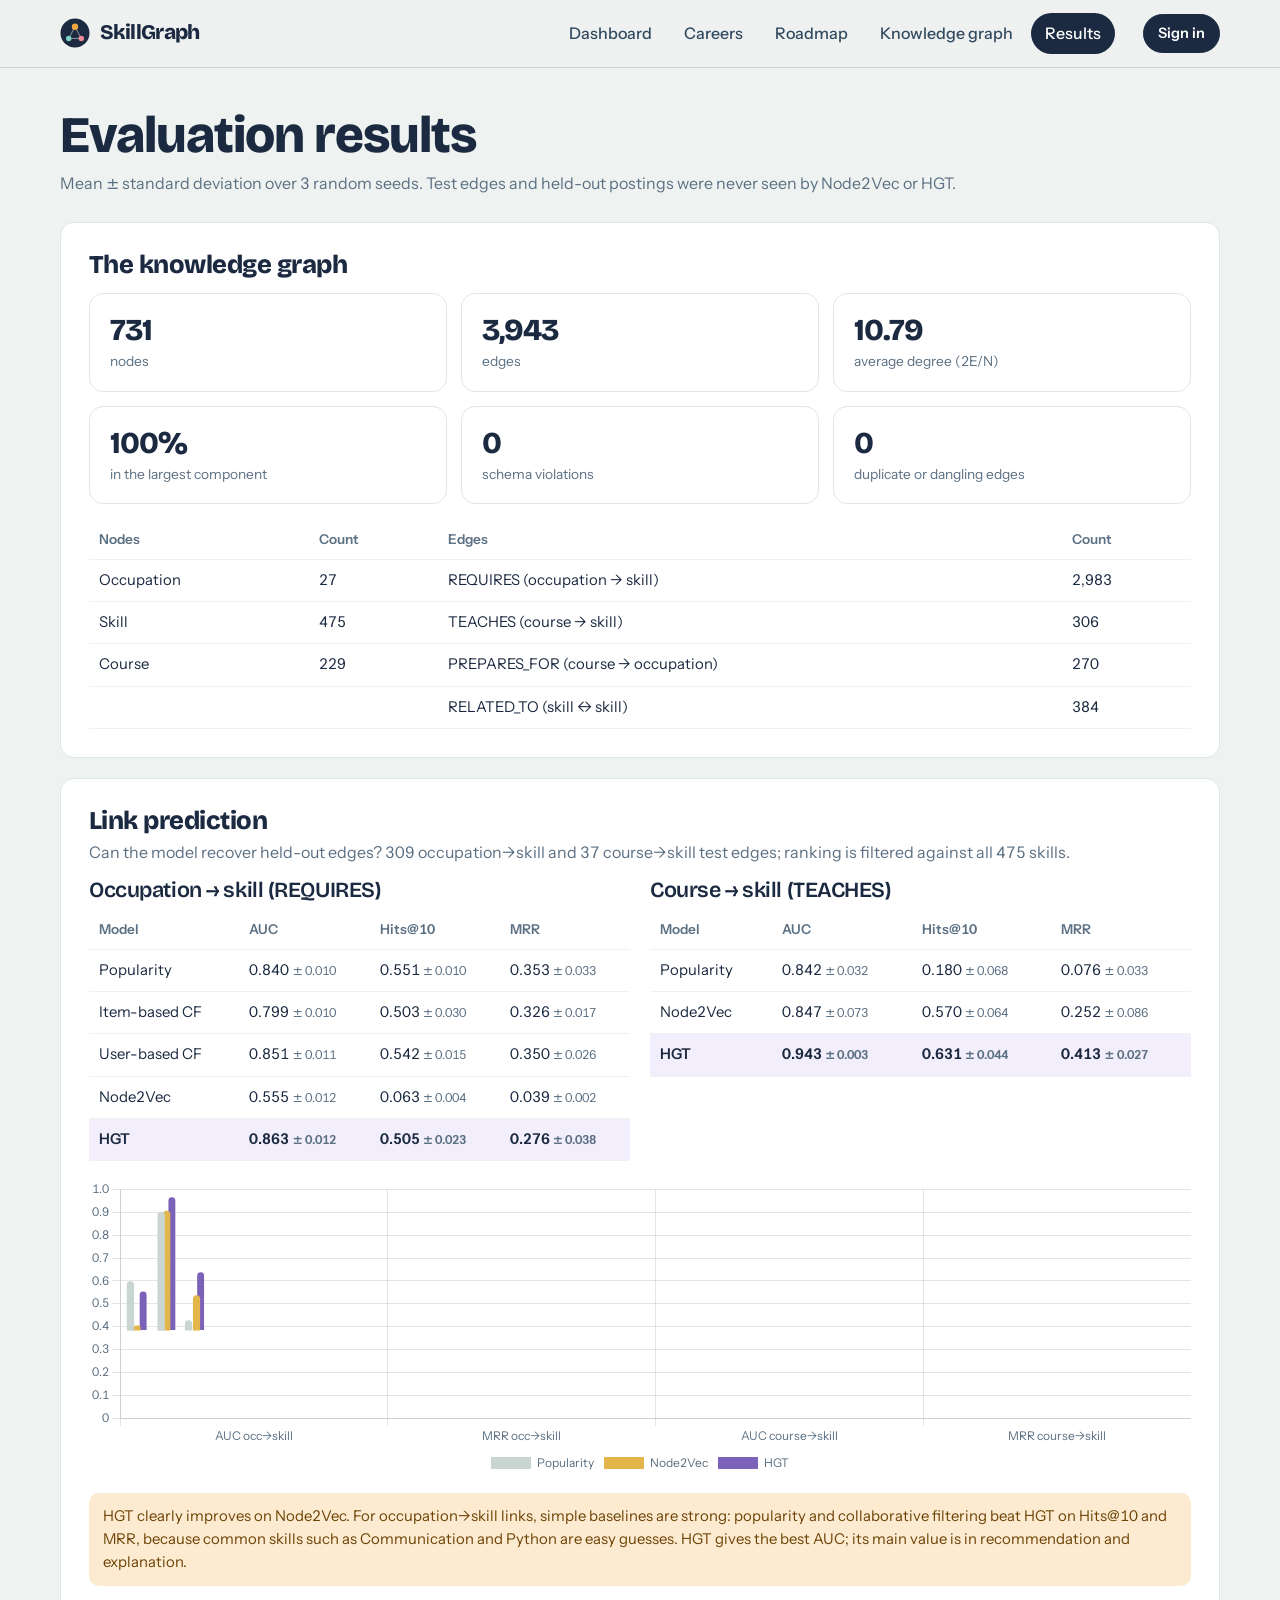
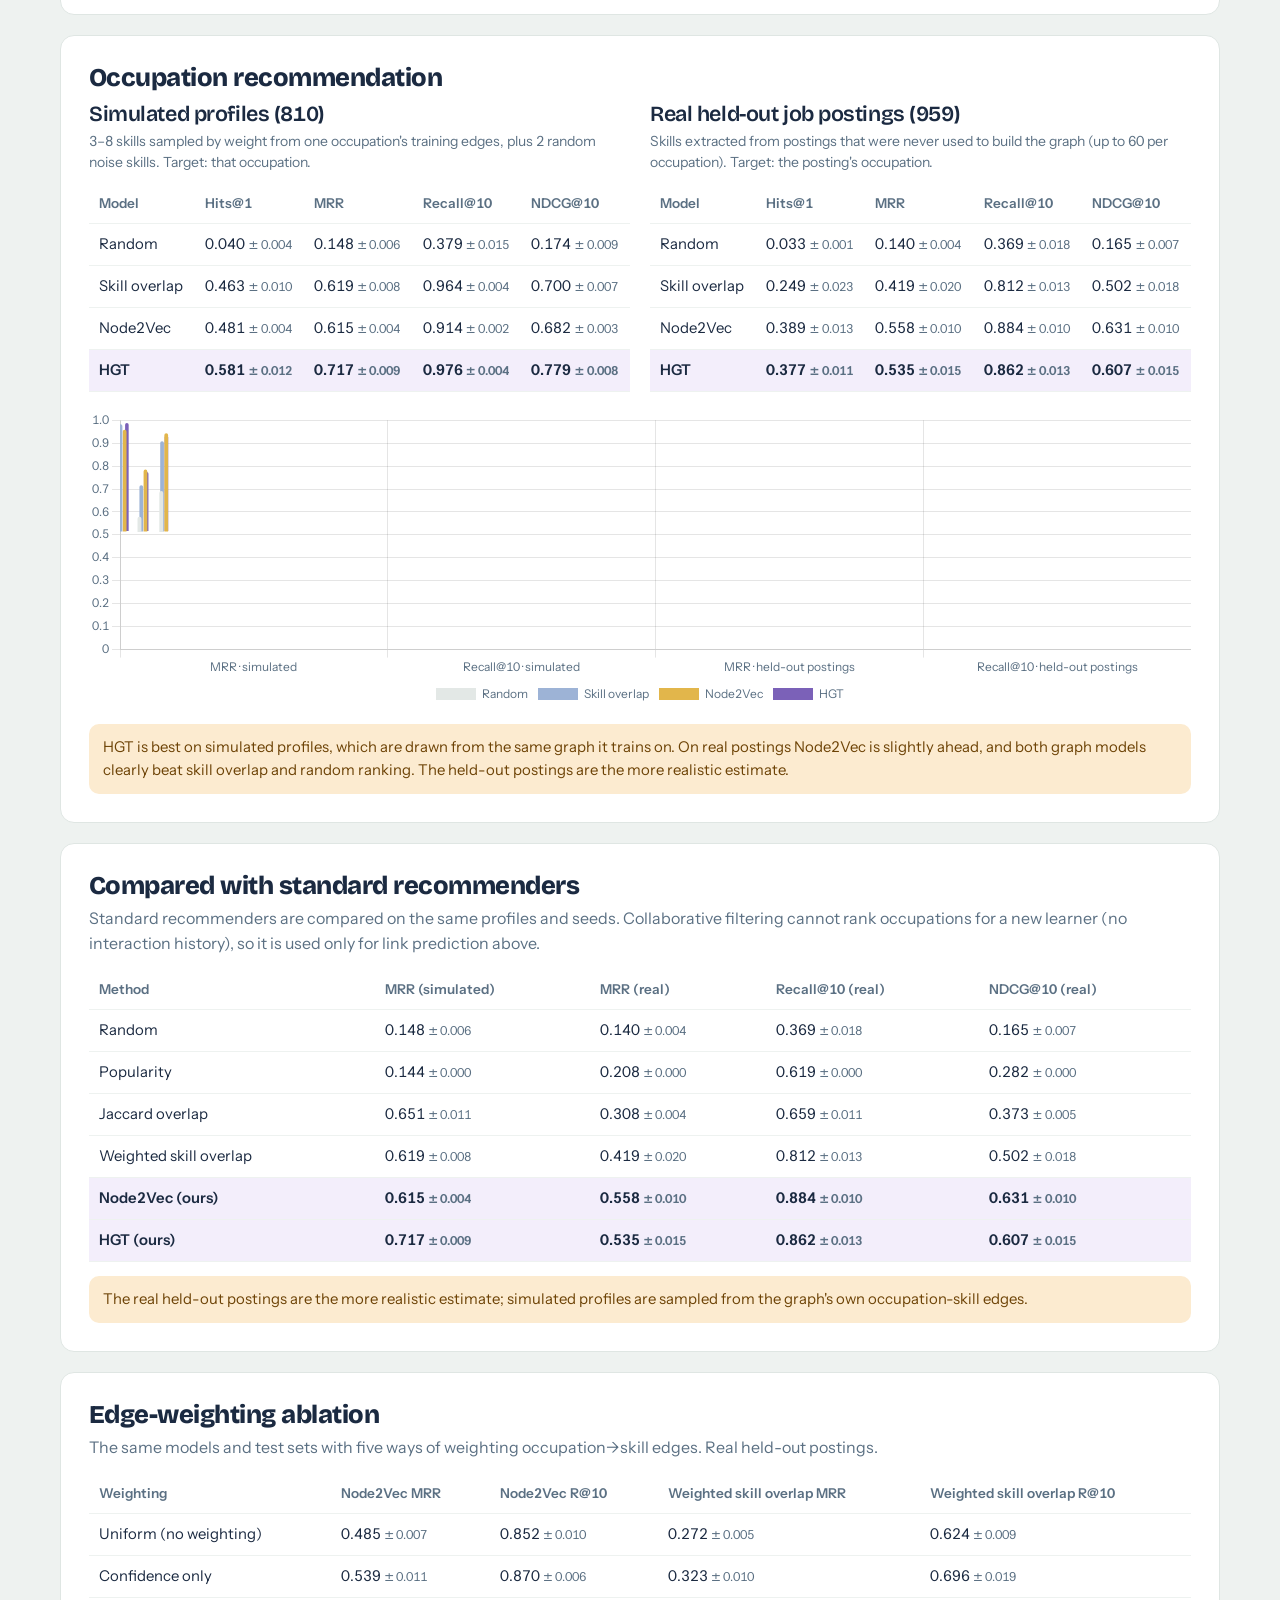
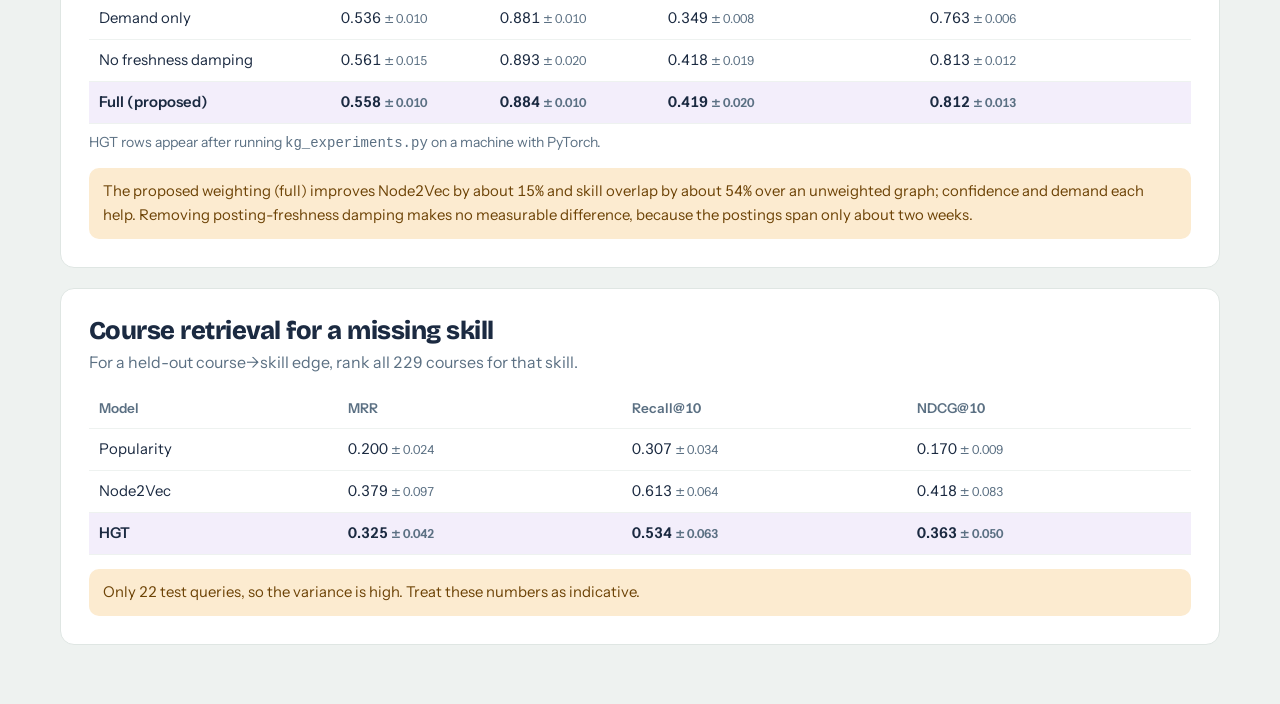
<file: results.html>
<!DOCTYPE html><html lang="en"><head><meta charset="UTF-8"><meta name="viewport" content="width=device-width, initial-scale=1, viewport-fit=cover"><title>Evaluation results — SkillGraph</title><link rel="icon" type="image/png" href="assets/favicon.png"><link rel="stylesheet" href="css/style.css"><script src="js/vendor/chart.umd.min.js" defer></script></head>
<body data-page="results"><div id="nav"></div><main id="main"><div class="wrap">
<div class="page-head"><div><h1 style="font-size:clamp(2rem,4vw,3.2rem)">Evaluation results</h1><p class="muted">Mean ± standard deviation over 3 random seeds. Test edges and held-out postings were never seen by Node2Vec or HGT.</p></div></div>
<section class="panel" style="margin-bottom:20px"><h2 style="font-size:1.6rem;margin-bottom:14px">The knowledge graph</h2><div class="kpis" id="kgStats" style="grid-template-columns:repeat(3,1fr);margin-bottom:16px"></div><div class="scroll-x" id="kgTypes"></div></section>
<section class="panel" style="margin-bottom:20px"><h2 style="font-size:1.6rem">Link prediction</h2><p class="muted" style="margin:6px 0 14px">Can the model recover held-out edges? <span id="nTest"></span>; ranking is filtered against all 475 skills.</p>
  <div class="grid-2"><div><h3 style="margin-bottom:8px">Occupation → skill (REQUIRES)</h3><div class="scroll-x" id="lpReq"></div></div><div><h3 style="margin-bottom:8px">Course → skill (TEACHES)</h3><div class="scroll-x" id="lpTea"></div></div></div>
  <div class="chart-box" style="margin-top:18px"><canvas id="ch-lp" aria-label="Link prediction chart"></canvas></div>
  <p class="note">HGT clearly improves on Node2Vec. For occupation→skill links, simple baselines are strong: popularity and collaborative filtering beat HGT on Hits@10 and MRR, because common skills such as Communication and Python are easy guesses. HGT gives the best AUC; its main value is in recommendation and explanation.</p></section>
<section class="panel" style="margin-bottom:20px"><h2 style="font-size:1.6rem">Occupation recommendation</h2>
  <div class="grid-2" style="margin-top:12px"><div><h3>Simulated profiles (<span id="nSim"></span>)</h3><p class="small muted" style="margin:4px 0 10px">3–8 skills sampled by weight from one occupation's training edges, plus 2 random noise skills. Target: that occupation.</p><div class="scroll-x" id="recSim"></div></div>
  <div><h3>Real held-out job postings (<span id="nHeld"></span>)</h3><p class="small muted" style="margin:4px 0 10px">Skills extracted from postings that were never used to build the graph (up to 60 per occupation). Target: the posting's occupation.</p><div class="scroll-x" id="recHeld"></div></div></div>
  <div class="chart-box" style="margin-top:18px"><canvas id="ch-rec" aria-label="Recommendation chart"></canvas></div>
  <p class="note">HGT is best on simulated profiles, which are drawn from the same graph it trains on. On real postings Node2Vec is slightly ahead, and both graph models clearly beat skill overlap and random ranking. The held-out postings are the more realistic estimate.</p></section>
<section class="panel" style="margin-bottom:20px" id="stdSec" hidden><h2 style="font-size:1.6rem">Compared with standard recommenders</h2>
  <p class="muted" style="margin:6px 0 14px">Standard recommenders are compared on the same profiles and seeds. Collaborative filtering cannot rank occupations for a new learner (no interaction history), so it is used only for link prediction above.</p>
  <div class="scroll-x" id="stdRec"></div>
  <p class="note">The real held-out postings are the more realistic estimate; simulated profiles are sampled from the graph's own occupation-skill edges.</p></section>
<section class="panel" style="margin-bottom:20px" id="ablSec" hidden><h2 style="font-size:1.6rem">Edge-weighting ablation</h2>
  <p class="muted" style="margin:6px 0 14px">The same models and test sets with five ways of weighting occupation→skill edges. Real held-out postings.</p>
  <div class="scroll-x" id="ablTbl"></div>
  <p class="note">The proposed weighting (full) improves Node2Vec by about 15% and skill overlap by about 54% over an unweighted graph; confidence and demand each help. Removing posting-freshness damping makes no measurable difference, because the postings span only about two weeks.</p></section>
<section class="panel" style="margin-bottom:60px"><h2 style="font-size:1.6rem">Course retrieval for a missing skill</h2><p class="muted" style="margin:6px 0 14px">For a held-out course→skill edge, rank all 229 courses for that skill.</p><div class="scroll-x" id="course"></div>
  <p class="note">Only 22 test queries, so the variance is high. Treat these numbers as indicative.</p></section>
</div></main><script src="js/app.js" defer></script></body></html>
</file>
<file: css/style.css>
/* =========================================================================
   Waypoint — Career Recommendation System
   Visual language: survey maps & wayfinding. Slate ink, cool mist paper,
   marigold route lines. Teal = skills you have, rose = skills to learn.
   ========================================================================= */
@import url("https://fonts.googleapis.com/css2?family=Bricolage+Grotesque:opsz,wght@12..96,400;12..96,600;12..96,800&family=Instrument+Sans:wght@400;500;600&display=swap");

:root {
  --ink: #1b2a41;
  --ink-2: #324a5f;
  --ink-3: #5b7083;
  --mist: #eef2f0;
  --paper: #f8faf9;
  --white: #ffffff;
  --contour: #c9d5d0;
  --route: #f2a541;
  --route-deep: #c77d12;
  --have: #1f7a74;
  --have-soft: #d6ebe8;
  --gap: #d1495b;
  --gap-soft: #f7dde0;
  --sky: #6c8ead;
  --sky-soft: #dfe7ef;

  --display: "Bricolage Grotesque", "Segoe UI", system-ui, sans-serif;
  --body: "Instrument Sans", "Segoe UI", system-ui, sans-serif;

  --r-photo: 22px;
  --r-panel: 14px;
  --r-ctl: 10px;
  --wrap: 1240px;
  --nav-h: 68px;
}

*, *::before, *::after { box-sizing: border-box; }
html { scroll-behavior: smooth; -webkit-text-size-adjust: 100%; }
body {
  margin: 0; font-family: var(--body); font-size: 16px; line-height: 1.55;
  color: var(--ink); background: var(--mist);
  font-variant-numeric: tabular-nums;
}
img { max-width: 100%; display: block; }
a { color: inherit; }
button, input, select, textarea { font: inherit; color: inherit; }
:focus-visible { outline: 3px solid var(--route); outline-offset: 2px; border-radius: 4px; }
::selection { background: var(--route); color: var(--ink); }

h1, h2, h3, h4 { font-family: var(--display); margin: 0; line-height: 1.08; letter-spacing: -0.02em; }
h1 { font-size: clamp(2.6rem, 6vw, 5.2rem); font-weight: 800; }
h2 { font-size: clamp(1.9rem, 3.4vw, 2.9rem); font-weight: 800; }
h3 { font-size: 1.35rem; font-weight: 600; }
h4 { font-size: 1.05rem; font-weight: 600; letter-spacing: -0.01em; }
p { margin: 0; }
.lede { font-size: 1.15rem; color: var(--ink-2); max-width: 58ch; }
.muted { color: var(--ink-3); }
.small { font-size: .875rem; }
.wrap { max-width: var(--wrap); margin: 0 auto; padding: 0 clamp(18px, 4vw, 40px); }
.sr-only { position: absolute; width: 1px; height: 1px; overflow: hidden; clip: rect(0 0 0 0); white-space: nowrap; }

/* ---------- Navigation ---------- */
.nav {
  position: sticky; top: 0; z-index: 50; height: var(--nav-h);
  background: rgba(238, 242, 240, .86); backdrop-filter: blur(12px) saturate(1.3);
  border-bottom: 1px solid var(--contour);
}
.nav .wrap { height: 100%; display: flex; align-items: center; gap: 28px; }
.brand { display: flex; align-items: center; gap: 10px; text-decoration: none; font-family: var(--display); font-weight: 800; font-size: 1.3rem; letter-spacing: -0.03em; }
.brand svg { width: 30px; height: 30px; }
.nav-links { display: flex; gap: 4px; margin-left: auto; }
.nav-links a {
  text-decoration: none; padding: 8px 14px; border-radius: 999px; font-weight: 500; color: var(--ink-2);
  transition: background .15s;
}
.nav-links a:hover { background: var(--white); }
.nav-links a[aria-current="page"] { background: var(--ink); color: var(--white); }
.nav-user { display: flex; align-items: center; gap: 10px; }
.avatar {
  width: 36px; height: 36px; border-radius: 50%; display: grid; place-items: center;
  background: var(--route); color: var(--ink); font-weight: 700; font-family: var(--display);
}
.nav-toggle { display: none; background: none; border: 0; padding: 8px; margin-left: auto; cursor: pointer; }
.nav-toggle span { display: block; width: 22px; height: 2px; background: var(--ink); margin: 5px 0; }

/* ---------- Buttons & controls ---------- */
.btn {
  display: inline-flex; align-items: center; justify-content: center; gap: 8px;
  padding: 12px 22px; border-radius: 999px; border: 1.5px solid var(--ink);
  background: var(--ink); color: var(--white); font-weight: 600; text-decoration: none; cursor: pointer;
  transition: transform .12s, background .15s, color .15s;
}
.btn:hover { background: var(--ink-2); border-color: var(--ink-2); }
.btn:active { transform: translateY(1px); }
.btn-route { background: var(--route); border-color: var(--route); color: var(--ink); }
.btn-route:hover { background: #f5b862; border-color: #f5b862; }
.btn-ghost { background: transparent; color: var(--ink); }
.btn-ghost:hover { background: var(--white); color: var(--ink); }
.btn-sm { padding: 7px 14px; font-size: .9rem; }
.btn[disabled] { opacity: .5; cursor: not-allowed; }

.field { display: grid; gap: 6px; }
.field label, .label { font-weight: 600; font-size: .9rem; color: var(--ink-2); }
.input, select.input, textarea.input {
  width: 100%; padding: 12px 14px; border-radius: var(--r-ctl);
  border: 1.5px solid var(--contour); background: var(--white); transition: border-color .15s;
}
.input:focus { border-color: var(--ink); outline: none; }
.hint { font-size: .82rem; color: var(--ink-3); }

.chip {
  display: inline-flex; align-items: center; gap: 6px; padding: 5px 12px; border-radius: 999px;
  font-size: .86rem; font-weight: 500; background: var(--white); border: 1px solid var(--contour); white-space: nowrap;
}
.chip button { background: none; border: 0; padding: 0 0 0 2px; cursor: pointer; font-size: 1rem; line-height: 1; color: var(--ink-3); }
.chip.have { background: var(--have-soft); border-color: transparent; color: #0f4a46; }
.chip.gap { background: var(--gap-soft); border-color: transparent; color: #8a2433; }
.chip.route { background: #fcebd0; border-color: transparent; color: #6d4306; }
.chip.sky { background: var(--sky-soft); border-color: transparent; color: #2c4a66; }
.chips { display: flex; flex-wrap: wrap; gap: 8px; }

.panel { background: var(--white); border-radius: var(--r-panel); padding: clamp(18px, 2.4vw, 28px); border: 1px solid #dfe6e3; }
.panel-head { display: flex; align-items: baseline; justify-content: space-between; gap: 12px; margin-bottom: 18px; flex-wrap: wrap; }

/* Topographic contour texture (pure CSS/SVG, no remote asset) */
.contours {
  background-image: url("data:image/svg+xml,%3Csvg xmlns='http://www.w3.org/2000/svg' width='600' height='600' viewBox='0 0 600 600'%3E%3Cg fill='none' stroke='%23c9d5d0' stroke-width='1.1'%3E%3Cpath d='M-20 120 C 90 60 180 170 300 110 S 520 40 640 120'/%3E%3Cpath d='M-20 170 C 100 110 190 220 310 160 S 520 90 640 170'/%3E%3Cpath d='M-20 220 C 110 170 200 270 320 210 S 530 140 640 220'/%3E%3Cpath d='M-20 330 C 90 300 150 400 290 360 S 500 260 640 330'/%3E%3Cpath d='M-20 380 C 100 350 170 450 300 410 S 510 310 640 380'/%3E%3Cpath d='M-20 470 C 120 430 220 540 330 490 S 520 420 640 480'/%3E%3Cpath d='M-20 530 C 130 490 230 600 340 550 S 530 480 640 540'/%3E%3Cellipse cx='470' cy='250' rx='50' ry='26'/%3E%3Cellipse cx='470' cy='250' rx='90' ry='52'/%3E%3Cellipse cx='120' cy='440' rx='40' ry='22'/%3E%3C/g%3E%3C/svg%3E");
  background-size: 600px 600px;
}

/* Image with graceful fallback when a remote photo cannot load */
.photo { position: relative; overflow: hidden; background: linear-gradient(135deg, var(--ink-2), var(--sky)); }
.photo img { width: 100%; height: 100%; object-fit: cover; }
.photo.fallback img { display: none; }
.photo.fallback::after {
  content: attr(data-initial); position: absolute; inset: 0; display: grid; place-items: center;
  font: 800 3rem var(--display); color: rgba(255,255,255,.85);
}

/* ---------- Landing ---------- */
.hero { position: relative; min-height: calc(100vh - var(--nav-h)); min-height: calc(100svh - var(--nav-h)); display: grid; align-items: end; color: var(--white); overflow: hidden; }
.hero-bg { position: absolute; inset: 0; }
.hero-bg img { width: 100%; height: 100%; object-fit: cover; }
.hero-bg::after { content: ""; position: absolute; inset: 0; background: linear-gradient(100deg, rgba(27,42,65,.94) 0%, rgba(27,42,65,.72) 45%, rgba(27,42,65,.15) 100%); }
.hero-route { position: absolute; inset: 0; width: 100%; height: 100%; pointer-events: none; }
.hero-route .path { fill: none; stroke: var(--route); stroke-width: 3; stroke-dasharray: 10 9; stroke-linecap: round; }
.hero-route .draw { stroke-dasharray: 2600; stroke-dashoffset: 2600; animation: draw 2.6s .3s cubic-bezier(.6,.1,.2,1) forwards; }
.hero-route .pin { opacity: 0; animation: pop .45s forwards; }
.hero-route text { font: 600 15px var(--body); fill: var(--white); }
@keyframes draw { to { stroke-dashoffset: 0; } }
@keyframes pop { from { opacity: 0; transform: translateY(6px); } to { opacity: 1; transform: none; } }
.hero-content { position: relative; width: 100%; padding-bottom: clamp(48px, 9vh, 110px); }
.hero h1 { max-width: 11ch; font-size: clamp(2.6rem, 5.4vw, 4.8rem); }
.hero .lede { color: #d7e0e8; margin-top: 22px; }
.hero-actions { display: flex; gap: 12px; flex-wrap: wrap; margin-top: 34px; }
.hero .btn-ghost { color: var(--white); border-color: rgba(255,255,255,.6); }
.hero .btn-ghost:hover { background: rgba(255,255,255,.12); color: var(--white); }

.section { padding: clamp(64px, 10vw, 120px) 0; }
.section-head { display: grid; gap: 14px; margin-bottom: 44px; max-width: 760px; }

.stat-band { background: var(--ink); color: var(--white); padding: 44px 0; }
.stat-band .wrap { display: grid; grid-template-columns: repeat(4, 1fr); gap: 24px; }
.stat-band strong { display: block; font: 800 clamp(2rem, 4vw, 3rem) var(--display); color: var(--route); letter-spacing: -0.03em; }
.stat-band span { color: #b8c6d3; font-size: .95rem; }

.journey { display: grid; grid-template-columns: repeat(5, 1fr); gap: 0; position: relative; }
.journey::before { content: ""; position: absolute; top: 23px; left: 5%; right: 5%; border-top: 3px dashed var(--route); }
.stop { position: relative; padding: 0 14px 0 0; }
.stop .dot {
  width: 48px; height: 48px; border-radius: 50%; background: var(--ink); color: var(--route);
  display: grid; place-items: center; font: 800 1.1rem var(--display); position: relative; margin-bottom: 18px;
  box-shadow: 0 0 0 6px var(--mist);
}
.stop h3 { margin-bottom: 8px; }
.stop p { color: var(--ink-2); font-size: .95rem; }

.feature-grid { display: grid; grid-template-columns: 1.3fr 1fr; gap: 22px; }
.feature-photo { border-radius: var(--r-photo); min-height: 460px; }
.feature-list { display: grid; gap: 14px; align-content: start; }
.feature-item { display: grid; grid-template-columns: 44px 1fr; gap: 14px; padding: 18px; border-radius: var(--r-panel); background: var(--white); }
.feature-item .ico { width: 44px; height: 44px; border-radius: 12px; display: grid; place-items: center; font-size: 1.35rem; background: var(--mist); }
.feature-item p { color: var(--ink-2); font-size: .94rem; }

.career-mosaic { display: grid; grid-template-columns: repeat(4, 1fr); grid-auto-rows: 210px; gap: 14px; }
.tile { position: relative; border-radius: var(--r-photo); overflow: hidden; text-decoration: none; color: var(--white); }
.tile.wide { grid-column: span 2; }
.tile.tall { grid-row: span 2; }
.tile .photo { position: absolute; inset: 0; }
.tile img { transition: transform .6s ease; }
.tile:hover img { transform: scale(1.05); }
.tile::after { content: ""; position: absolute; inset: 0; background: linear-gradient(180deg, transparent 35%, rgba(27,42,65,.9)); }
.tile-body { position: absolute; left: 18px; right: 18px; bottom: 16px; z-index: 1; }
.tile-body h3 { font-size: 1.25rem; }
.tile-body span { font-size: .88rem; color: #dbe4ec; }

.source-grid { display: grid; grid-template-columns: repeat(3, 1fr); gap: 18px; }
.source { padding: 26px; border-radius: var(--r-panel); background: var(--white); border-top: 4px solid var(--route); }
.source h3 { margin-bottom: 8px; }
.source p { color: var(--ink-2); font-size: .95rem; }

.cta-band { background: var(--ink); color: var(--white); border-radius: 28px; padding: clamp(36px, 6vw, 72px); display: grid; grid-template-columns: 1.4fr auto; gap: 24px; align-items: center; position: relative; overflow: hidden; }
.cta-band p { color: #c3d0dc; margin-top: 12px; }

.footer { padding: 40px 0 60px; color: var(--ink-3); font-size: .9rem; }
.footer .wrap { display: flex; justify-content: space-between; gap: 20px; flex-wrap: wrap; }

/* ---------- Login ---------- */
.auth { min-height: 100vh; min-height: 100svh; display: grid; grid-template-columns: 1.05fr 1fr; }
.auth-photo { position: relative; color: var(--white); display: flex; align-items: flex-end; padding: 48px; }
.auth-photo .photo { position: absolute; inset: 0; }
.auth-photo::after { content: ""; position: absolute; inset: 0; background: linear-gradient(180deg, rgba(27,42,65,.25), rgba(27,42,65,.92)); }
.auth-photo blockquote { position: relative; z-index: 1; margin: 0; font: 600 clamp(1.4rem, 2.4vw, 2rem)/1.2 var(--display); max-width: 20ch; }
.auth-photo cite { display: block; margin-top: 14px; font: 400 .95rem var(--body); color: #c3d0dc; font-style: normal; }
.auth-form { display: grid; place-items: center; padding: 40px 24px; }
.auth-card { width: min(420px, 100%); display: grid; gap: 18px; }
.tabs { display: flex; background: var(--white); border-radius: 999px; padding: 4px; border: 1px solid var(--contour); }
.tabs button { flex: 1; border: 0; background: none; padding: 10px; border-radius: 999px; font-weight: 600; cursor: pointer; color: var(--ink-3); }
.tabs button[aria-selected="true"] { background: var(--ink); color: var(--white); }
.form-error { color: var(--gap); font-size: .9rem; min-height: 1.2em; }
.divider { display: flex; align-items: center; gap: 12px; color: var(--ink-3); font-size: .85rem; }
.divider::before, .divider::after { content: ""; flex: 1; border-top: 1px solid var(--contour); }

/* ---------- App shell (dashboard / recs / roadmap) ---------- */
.page-head { padding: 40px 0 26px; display: flex; justify-content: space-between; align-items: end; gap: 20px; flex-wrap: wrap; }
.page-head p { margin-top: 8px; }
.grid-2 { display: grid; grid-template-columns: 1fr 1fr; gap: 20px; }
.grid-dash { display: grid; grid-template-columns: 1.15fr .85fr; gap: 20px; align-items: start; }
.stack { display: grid; gap: 20px; }
.kpis { display: grid; grid-template-columns: repeat(4, 1fr); gap: 14px; }
.kpi { background: var(--white); border-radius: var(--r-panel); padding: 18px 20px; border: 1px solid #dfe6e3; }
.kpi strong { display: block; font: 800 1.9rem var(--display); letter-spacing: -0.03em; }
.kpi span { font-size: .86rem; color: var(--ink-3); }

.ring { --p: 0; width: 88px; height: 88px; border-radius: 50%; display: grid; place-items: center;
  background: conic-gradient(var(--route) calc(var(--p) * 1%), var(--mist) 0); }
.ring span { width: 70px; height: 70px; border-radius: 50%; background: var(--white); display: grid; place-items: center; font: 800 1.25rem var(--display); }

.dropzone {
  border: 2px dashed var(--contour); border-radius: var(--r-panel); padding: 30px; text-align: center;
  background: var(--paper); cursor: pointer; transition: border-color .15s, background .15s;
}
.dropzone.drag { border-color: var(--route); background: #fdf5e7; }
.dropzone svg { width: 40px; height: 40px; margin: 0 auto 10px; color: var(--ink-3); }

.slider-row { display: grid; grid-template-columns: 130px 1fr 26px; align-items: center; gap: 12px; padding: 6px 0; }
.slider-row small { display: block; color: var(--ink-3); font-size: .78rem; line-height: 1.25; }
input[type="range"] { accent-color: var(--ink); width: 100%; }

.autocomplete { position: relative; }
.suggest { position: absolute; left: 0; right: 0; top: calc(100% + 4px); background: var(--white); border: 1px solid var(--contour); border-radius: var(--r-ctl); z-index: 20; max-height: 260px; overflow: auto; box-shadow: 0 16px 40px rgba(27,42,65,.14); }
.suggest button { display: flex; justify-content: space-between; width: 100%; text-align: left; border: 0; background: none; padding: 10px 14px; cursor: pointer; }
.suggest button:hover, .suggest button.active { background: var(--mist); }
.suggest em { font-style: normal; font-size: .8rem; color: var(--ink-3); }

.match-mini { display: grid; grid-template-columns: 76px 1fr auto; gap: 14px; align-items: center; padding: 10px; border-radius: var(--r-panel); text-decoration: none; }
.match-mini:hover { background: var(--mist); }
.match-mini .photo { width: 76px; height: 76px; border-radius: 14px; }
.score { font: 800 1.5rem var(--display); letter-spacing: -0.03em; }
.score small { font-size: .9rem; font-weight: 600; }

.chart-box { position: relative; height: 300px; }
.chart-box.tall { height: 420px; }

/* ---------- Recommendations ---------- */
.filters { display: flex; flex-wrap: wrap; gap: 8px; align-items: center; margin-bottom: 18px; }
.filters .pill { border: 1px solid var(--contour); background: var(--white); border-radius: 999px; padding: 7px 14px; cursor: pointer; font-weight: 500; font-size: .9rem; }
.filters .pill[aria-pressed="true"] { background: var(--ink); color: var(--white); border-color: var(--ink); }
.filters select { margin-left: auto; width: auto; padding: 8px 12px; }
.rec-layout { display: grid; grid-template-columns: 400px minmax(0, 1fr); gap: 20px; align-items: start; }
.rec-layout > *, .grid-dash > *, .grid-2 > * { min-width: 0; }
.rec-list { display: grid; gap: 10px; }
.rec-card {
  display: grid; grid-template-columns: 92px 1fr; gap: 14px; padding: 10px; border-radius: var(--r-panel);
  background: var(--white); border: 1.5px solid transparent; cursor: pointer; text-align: left; width: 100%;
}
.rec-card:hover { border-color: var(--contour); }
.rec-card[aria-selected="true"] { border-color: var(--ink); }
.rec-card .photo { height: 92px; border-radius: 12px; }
.rec-card h3 { font-size: 1.08rem; }
.rec-meta { display: flex; justify-content: space-between; align-items: center; margin-top: 6px; font-size: .86rem; color: var(--ink-3); }
.bar { height: 6px; border-radius: 99px; background: var(--mist); overflow: hidden; margin-top: 8px; }
.bar i { display: block; height: 100%; background: var(--route); border-radius: inherit; }

.detail { position: sticky; top: calc(var(--nav-h) + 16px); background: var(--white); border-radius: var(--r-photo); overflow: hidden; border: 1px solid #dfe6e3; }
.detail-hero { position: relative; height: 260px; color: var(--white); display: flex; align-items: flex-end; }
.detail-hero .photo { position: absolute; inset: 0; }
.detail-hero::after { content: ""; position: absolute; inset: 0; background: linear-gradient(180deg, rgba(27,42,65,.05), rgba(27,42,65,.9)); }
.detail-hero > div { position: relative; z-index: 1; padding: 24px 28px; width: 100%; display: flex; justify-content: space-between; align-items: end; gap: 20px; }
.detail-hero p { color: #d7e0e8; margin-top: 6px; }
.big-score { font: 800 3.4rem/1 var(--display); color: var(--route); letter-spacing: -0.04em; text-align: right; }
.big-score small { display: block; font: 500 .85rem var(--body); color: #d7e0e8; letter-spacing: 0; }
.detail-body { padding: 26px 28px 30px; display: grid; gap: 28px; }
.breakdown { display: grid; grid-template-columns: repeat(3, 1fr); gap: 12px; }
.breakdown div { background: var(--paper); border-radius: 12px; padding: 14px; }
.breakdown strong { font: 800 1.5rem var(--display); display: block; }
.breakdown span { font-size: .84rem; color: var(--ink-3); }

.gap-row { display: grid; grid-template-columns: 150px 1fr 70px; gap: 12px; align-items: center; padding: 5px 0; font-size: .93rem; }
.gap-row .track { height: 12px; border-radius: 99px; background: var(--mist); overflow: hidden; }
.gap-row .track i { display: block; height: 100%; border-radius: inherit; }
.gap-row.have .track i { background: var(--have); }
.gap-row.gap .track i { background: var(--gap); }
.gap-row .val { white-space: nowrap; text-align: right; color: var(--ink-3); font-size: .84rem; }
.gap-row .name { display: flex; align-items: center; gap: 6px; }
.gap-row .name::before { content: ""; width: 9px; height: 9px; border-radius: 50%; flex: none; }
.gap-row.have .name::before { background: var(--have); }
.gap-row.gap .name::before { background: var(--gap); }
.legend { display: flex; gap: 16px; font-size: .84rem; color: var(--ink-3); }
.legend span::before { content: ""; display: inline-block; width: 9px; height: 9px; border-radius: 50%; margin-right: 6px; }
.legend .l-have::before { background: var(--have); }
.legend .l-gap::before { background: var(--gap); }

.course { display: grid; grid-template-columns: 1fr auto; gap: 10px; padding: 14px 0; border-bottom: 1px solid var(--mist); text-decoration: none; }
.course:last-child { border-bottom: 0; }
.course h4 { font-size: 1rem; }
.course .meta { font-size: .84rem; color: var(--ink-3); margin-top: 3px; }
.stars { color: var(--route-deep); font-weight: 600; font-size: .9rem; white-space: nowrap; }

.job { display: grid; gap: 4px; padding: 14px 16px; border-radius: 12px; background: var(--paper); text-decoration: none; border: 1px solid transparent; }
.job:hover { border-color: var(--contour); }
.job-top { display: flex; justify-content: space-between; gap: 12px; }
.job strong { font-weight: 600; }
.job .pay { font-weight: 600; color: var(--have); white-space: nowrap; }
.job .meta { font-size: .84rem; color: var(--ink-3); }
.jobs { display: grid; grid-template-columns: 1fr 1fr; gap: 10px; }

.facts { display: grid; grid-template-columns: repeat(4, 1fr); gap: 12px; }
.facts div { border-left: 3px solid var(--route); padding-left: 12px; }
.facts strong { display: block; font: 700 1.2rem var(--display); }
.facts span { font-size: .82rem; color: var(--ink-3); }

/* ---------- Roadmap ---------- */
.road-hero { position: relative; border-radius: var(--r-photo); overflow: hidden; color: var(--white); min-height: 320px; display: flex; align-items: flex-end; }
.road-hero .photo { position: absolute; inset: 0; }
.road-hero::after { content: ""; position: absolute; inset: 0; background: linear-gradient(90deg, rgba(27,42,65,.95), rgba(27,42,65,.35)); }
.road-hero > div { position: relative; z-index: 1; padding: clamp(24px, 4vw, 44px); display: grid; gap: 14px; max-width: 760px; }
.road-hero p { color: #d7e0e8; }
.road-stats { display: flex; gap: 28px; flex-wrap: wrap; margin-top: 8px; }
.road-stats strong { display: block; font: 800 1.7rem var(--display); color: var(--route); }
.road-stats span { font-size: .85rem; color: #c3d0dc; }

.timeline { position: relative; display: grid; gap: 26px; padding-left: 64px; margin-top: 36px; }
.timeline::before { content: ""; position: absolute; left: 23px; top: 10px; bottom: 10px; border-left: 3px dashed var(--route); }
.stage { position: relative; }
.stage-marker {
  position: absolute; left: -64px; top: 0; width: 48px; height: 48px; border-radius: 50%;
  background: var(--ink); color: var(--route); display: grid; place-items: center; font: 800 1.1rem var(--display);
  box-shadow: 0 0 0 6px var(--mist);
}
.stage.done .stage-marker { background: var(--have); color: var(--white); }
.stage-head { display: flex; justify-content: space-between; gap: 16px; align-items: baseline; flex-wrap: wrap; margin-bottom: 14px; }
.stage-head .when { font-weight: 600; color: var(--route-deep); }
.stage-cols { display: grid; grid-template-columns: 1fr 1fr; gap: 22px; }
.check { display: flex; gap: 10px; align-items: flex-start; padding: 8px 0; cursor: pointer; }
.check input { width: 18px; height: 18px; accent-color: var(--have); margin-top: 3px; flex: none; }
.check.owned { color: var(--ink-3); }
.check .tag { font-size: .76rem; padding: 1px 8px; border-radius: 99px; background: var(--have-soft); color: #0f4a46; margin-left: 6px; }
.check input:checked + span { text-decoration: line-through; text-decoration-color: var(--have); color: var(--ink-3); }
.project { background: var(--paper); border-radius: 12px; padding: 14px 16px; font-size: .94rem; border-left: 3px solid var(--sky); }
.progress-line { height: 10px; border-radius: 99px; background: rgba(255,255,255,.18); overflow: hidden; width: min(420px, 100%); }
.progress-line i { display: block; height: 100%; background: var(--route); transition: width .4s; }

/* ---------- Misc ---------- */
.toast { position: fixed; bottom: 24px; left: 50%; transform: translate(-50%, 120px); background: var(--ink); color: var(--white); padding: 12px 20px; border-radius: 999px; z-index: 100; transition: transform .3s; font-weight: 500; }
.toast.show { transform: translate(-50%, 0); }
.notice { padding: 16px 20px; border-radius: var(--r-panel); background: #fcebd0; color: #6d4306; margin: 20px 0; }
.notice code { background: rgba(255,255,255,.6); padding: 2px 6px; border-radius: 6px; }
.empty { text-align: center; padding: 48px 20px; color: var(--ink-3); }
.empty h3 { color: var(--ink); margin-bottom: 8px; }
.loading { display: grid; place-items: center; min-height: 40vh; color: var(--ink-3); }

/* ---------- Responsive ---------- */
@media (max-width: 1080px) {
  .rec-layout { grid-template-columns: minmax(0, 1fr); }
  .detail { position: static; }
  .grid-dash { grid-template-columns: 1fr; }
  .career-mosaic { grid-template-columns: repeat(2, 1fr); }
  .journey { grid-template-columns: 1fr; gap: 26px; }
  .journey::before { top: 0; bottom: 0; left: 23px; right: auto; border-top: 0; border-left: 3px dashed var(--route); }
  .stop { padding-left: 70px; }
  .stop .dot { position: absolute; left: 0; top: 0; }
}
@media (max-width: 820px) {
  .nav-toggle { display: block; }
  .nav-links { display: none; position: absolute; top: var(--nav-h); left: 0; right: 0; flex-direction: column; background: var(--mist); padding: 12px 18px 18px; border-bottom: 1px solid var(--contour); }
  .nav-links.open { display: flex; }
  .nav-user .who { display: none; }
  .stat-band .wrap, .kpis { grid-template-columns: repeat(2, 1fr); }
  .feature-grid, .grid-2, .source-grid, .cta-band, .stage-cols, .jobs { grid-template-columns: 1fr; }
  .feature-photo { min-height: 280px; }
  .auth { grid-template-columns: 1fr; }
  .auth-photo { min-height: 260px; padding: 28px; }
  .facts { grid-template-columns: repeat(2, 1fr); }
  .gap-row { grid-template-columns: 110px 1fr 56px; }
  .breakdown { grid-template-columns: 1fr 1fr 1fr; }
  .slider-row { grid-template-columns: 100px 1fr 22px; }
  .timeline { padding-left: 50px; }
  .timeline::before { left: 17px; }
  .stage-marker { left: -50px; width: 36px; height: 36px; font-size: .95rem; }
}
@media (max-width: 520px) {
  .career-mosaic { grid-template-columns: 1fr; grid-auto-rows: 190px; }
  .tile.wide, .tile.tall { grid-column: auto; grid-row: auto; }
  .detail-hero > div { flex-direction: column; align-items: flex-start; }
  .big-score { text-align: left; }
}
@media (prefers-reduced-motion: reduce) {
  *, *::before, *::after { animation-duration: .001ms !important; animation-delay: 0s !important; transition-duration: .001ms !important; scroll-behavior: auto !important; }
  .hero-route .draw { stroke-dashoffset: 0; }
  .hero-route .pin { opacity: 1; }
}

/* ---------- refinements after browser review ---------- */
.hero-bg.fallback::after, .road-hero .photo.fallback::after, .detail-hero .photo.fallback::after, .auth-photo .photo.fallback::after { content: none; }
.check.owned input:checked + span { text-decoration: none; color: var(--ink-2); }
.stage-cols { grid-template-columns: repeat(auto-fit, minmax(240px, 1fr)); }
.check .tag { white-space: nowrap; }
@media (max-width: 820px) { .hero-route { display: none; } .hero-bg::after { background: linear-gradient(180deg, rgba(27,42,65,.55), rgba(27,42,65,.95)); } }
.chip { max-width: 100%; white-space: normal; }

/* ---------- SkillGraph additions ---------- */
.seg { display: inline-flex; background: var(--white); border: 1px solid var(--contour); border-radius: 999px; padding: 3px; gap: 2px; }
.seg button { border: 0; background: none; padding: 7px 14px; border-radius: 999px; font-weight: 600; font-size: .88rem; color: var(--ink-3); cursor: pointer; }
.seg button[aria-checked="true"] { background: var(--ink); color: var(--white); }
.dchip { display: inline-flex; align-items: center; gap: 6px; padding: 4px 11px; border-radius: 999px; font-size: .82rem; font-weight: 600; background: var(--white); color: var(--ink); }
.dchip::before { content: ""; width: 9px; height: 9px; border-radius: 50%; background: var(--dc); }
.photo { background: linear-gradient(135deg, var(--dc, var(--ink-2)), var(--ink)); }
.kgpath { font-size: .9rem; padding: 9px 12px; border-radius: 10px; background: var(--paper); border-left: 3px solid var(--route); margin-top: 8px; overflow-wrap: anywhere; }
.kgpath.related { border-left-color: var(--have); }
.tasks { margin: 0; padding-left: 18px; display: grid; gap: 6px; color: var(--ink-2); }
.mtable { width: 100%; border-collapse: collapse; font-size: .93rem; }
.mtable th, .mtable td { padding: 9px 10px; text-align: left; border-bottom: 1px solid var(--mist); white-space: nowrap; }
.mtable th { font-weight: 600; color: var(--ink-3); font-size: .85rem; }
.mtable tr.hl td { background: #f3eefb; font-weight: 600; }
.scroll-x { overflow-x: auto; }
.note { margin-top: 14px; padding: 12px 14px; border-radius: 10px; background: #fcebd0; color: #6d4306; font-size: .93rem; }
.filters .seg { margin-left: 0; }

/* photo layers in hero headers fill the whole header (the "> div" content rule must not apply to them) */
.detail-hero > .photo, .road-hero > .photo { position: absolute; inset: 0; padding: 0; z-index: 0; display: block; max-width: none; }
.detail-hero > .photo img, .road-hero > .photo img { width: 100%; height: 100%; object-fit: cover; }
</file>
